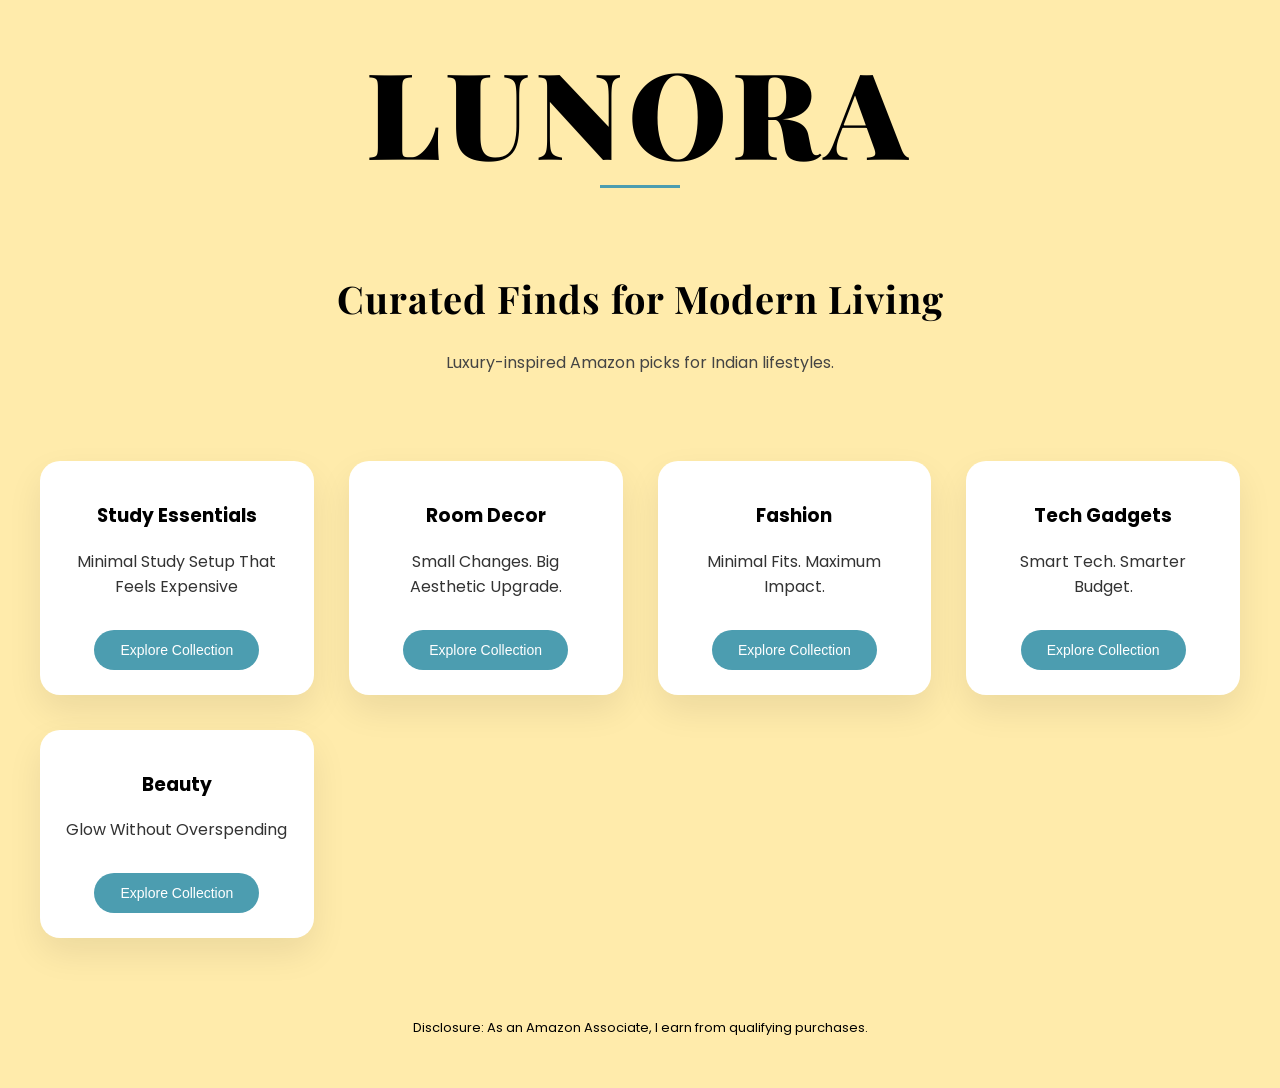
<file: index.html>
<!DOCTYPE html>
<html>
<head>
<meta charset="UTF-8">
<meta name="viewport" content="width=device-width, initial-scale=1.0">
<title>VELORA</title>
   <meta name="p:domain_verify" content="87a9b6298d54eea845bc4a4f1c3425a1"/>
<link rel="stylesheet" href="style.css">
<meta name="description" content="Luxury-curated Amazon India finds. Study essentials, tech gadgets, room decor, fashion and beauty.">
</head>

<body>

<!-- BRAND TITLE -->
<div class="brand-title">
    LUNORA
</div>



<!-- TAGLINE SECTION -->
<header>
<h1>Curated Finds for Modern Living</h1>
<p>Luxury-inspired Amazon picks for Indian lifestyles.</p>
</header>

<!-- CATEGORY CARDS -->
<div class="container">

<div class="card">
<h3>Study Essentials</h3>
<p>Minimal Study Setup That Feels Expensive</p>
<a href="study.html"><button>Explore Collection</button></a>
</div>

<div class="card">
<h3>Room Decor</h3>
<p>Small Changes. Big Aesthetic Upgrade.</p>
<a href="roomdecor.html"><button>Explore Collection</button></a>
</div>

<div class="card">
<h3>Fashion</h3>
<p>Minimal Fits. Maximum Impact.</p>
<a href="fashion.html"><button>Explore Collection</button></a>
</div>

<div class="card">
<h3>Tech Gadgets</h3>
<p>Smart Tech. Smarter Budget.</p>
<a href="tech.html"><button>Explore Collection</button></a>
</div>

<div class="card">
<h3>Beauty</h3>
<p>Glow Without Overspending</p>
<a href="beauty.html"><button>Explore Collection</button></a>
</div>

</div>

<footer>
Disclosure: As an Amazon Associate, I earn from qualifying purchases.</footer>

</body>

</html>
</file>
<file: style.css>
@import url('https://fonts.googleapis.com/css2?family=Playfair+Display:wght@700;900&family=Poppins:wght@300;400;500&display=swap');

/* BODY */
body {
    margin: 0;
    font-family: 'Poppins', sans-serif;
    background-color: #FFEBAB; /* Vanilla */
    color: #333;
    animation: fadeIn 0.8s ease-in-out;
}

@keyframes fadeIn {
    from {opacity: 0;}
    to {opacity: 1;}
}

/* ============================= */
/* BRAND TITLE (COASTA) */
/* ============================= */

.brand-title {
    font-family: 'Playfair Display', serif;
    font-weight: 900;
    font-size: 120px;
    text-align: center;
    color: #000000;
    letter-spacing: 6px;
    margin-top: 50px;
    margin-bottom: 20px;
    line-height: 1;
}

/* Optional subtle luxury underline */
.brand-title::after {
    content: "";
    display: block;
    width: 80px;
    height: 3px;
    background: #4C9DB0; /* Moonstone */
    margin: 15px auto 0 auto;
}

/* Responsive logo */
@media (max-width: 768px) {
    .brand-title {
        font-size: 60px;
        letter-spacing: 3px;
    }
}

/* ============================= */
/* NAVIGATION */
/* ============================= */

nav {
    background: #ffffff;
    padding: 18px;
    text-align: center;
    box-shadow: 0 3px 12px rgba(0,0,0,0.05);
}

nav a {
    margin: 0 20px;
    text-decoration: none;
    color: #000000;
    font-weight: 500;
    position: relative;
    transition: 0.3s;
}

nav a::after {
    content: '';
    width: 0%;
    height: 2px;
    background: #4C9DB0;
    display: block;
    margin: auto;
    transition: 0.3s;
}

nav a:hover::after {
    width: 100%;
}

/* ============================= */
/* HEADER SECTION */
/* ============================= */

header {
    text-align: center;
    padding: 40px 20px;
}

h1 {
    font-family: 'Playfair Display', serif;
    font-size: 38px;
    color: #000000;
    letter-spacing: 1px;
}

header p {
    color: #444;
    margin-top: 10px;
}

/* ============================= */
/* GRID LAYOUT */
/* ============================= */

.container {
    max-width: 1200px;
    margin: auto;
    padding: 30px;
    display: grid;
    grid-template-columns: repeat(auto-fit, minmax(260px, 1fr));
    gap: 35px;
}

/* ============================= */
/* PRODUCT CARDS */
/* ============================= */

.card {
    background: #ffffff;
    border-radius: 20px;
    padding: 25px;
    text-align: center;
    box-shadow: 0 15px 35px rgba(0,0,0,0.08);
    transition: transform 0.4s ease, box-shadow 0.4s ease;
}

.card:hover {
    transform: translateY(-12px);
    box-shadow: 0 25px 50px rgba(0,0,0,0.12);
}

.card img {
    width: 100%;
    border-radius: 16px;
    transition: transform 0.4s ease;
}

.card:hover img {
    transform: scale(1.06);
}

.card h3 {
    color: #000000;
    margin-top: 15px;
}

/* LIST STYLE */
ul {
    text-align: left;
    padding-left: 20px;
    color: #444;
}

/* ============================= */
/* BUTTON */
/* ============================= */

button {
    background: #4C9DB0; /* Moonstone */
    color: white;
    border: none;
    padding: 12px 26px;
    margin-top: 15px;
    border-radius: 30px;
    cursor: pointer;
    font-size: 14px;
    transition: 0.3s ease;
}

button:hover {
    background: #3b8595;
    box-shadow: 0 0 20px rgba(76,157,176,0.5);
    transform: scale(1.05);
}

/* ============================= */
/* FOOTER */
/* ============================= */

footer {
    text-align: center;
    padding: 50px;
    font-size: 13px;
    color: #000000;
}
</file>
